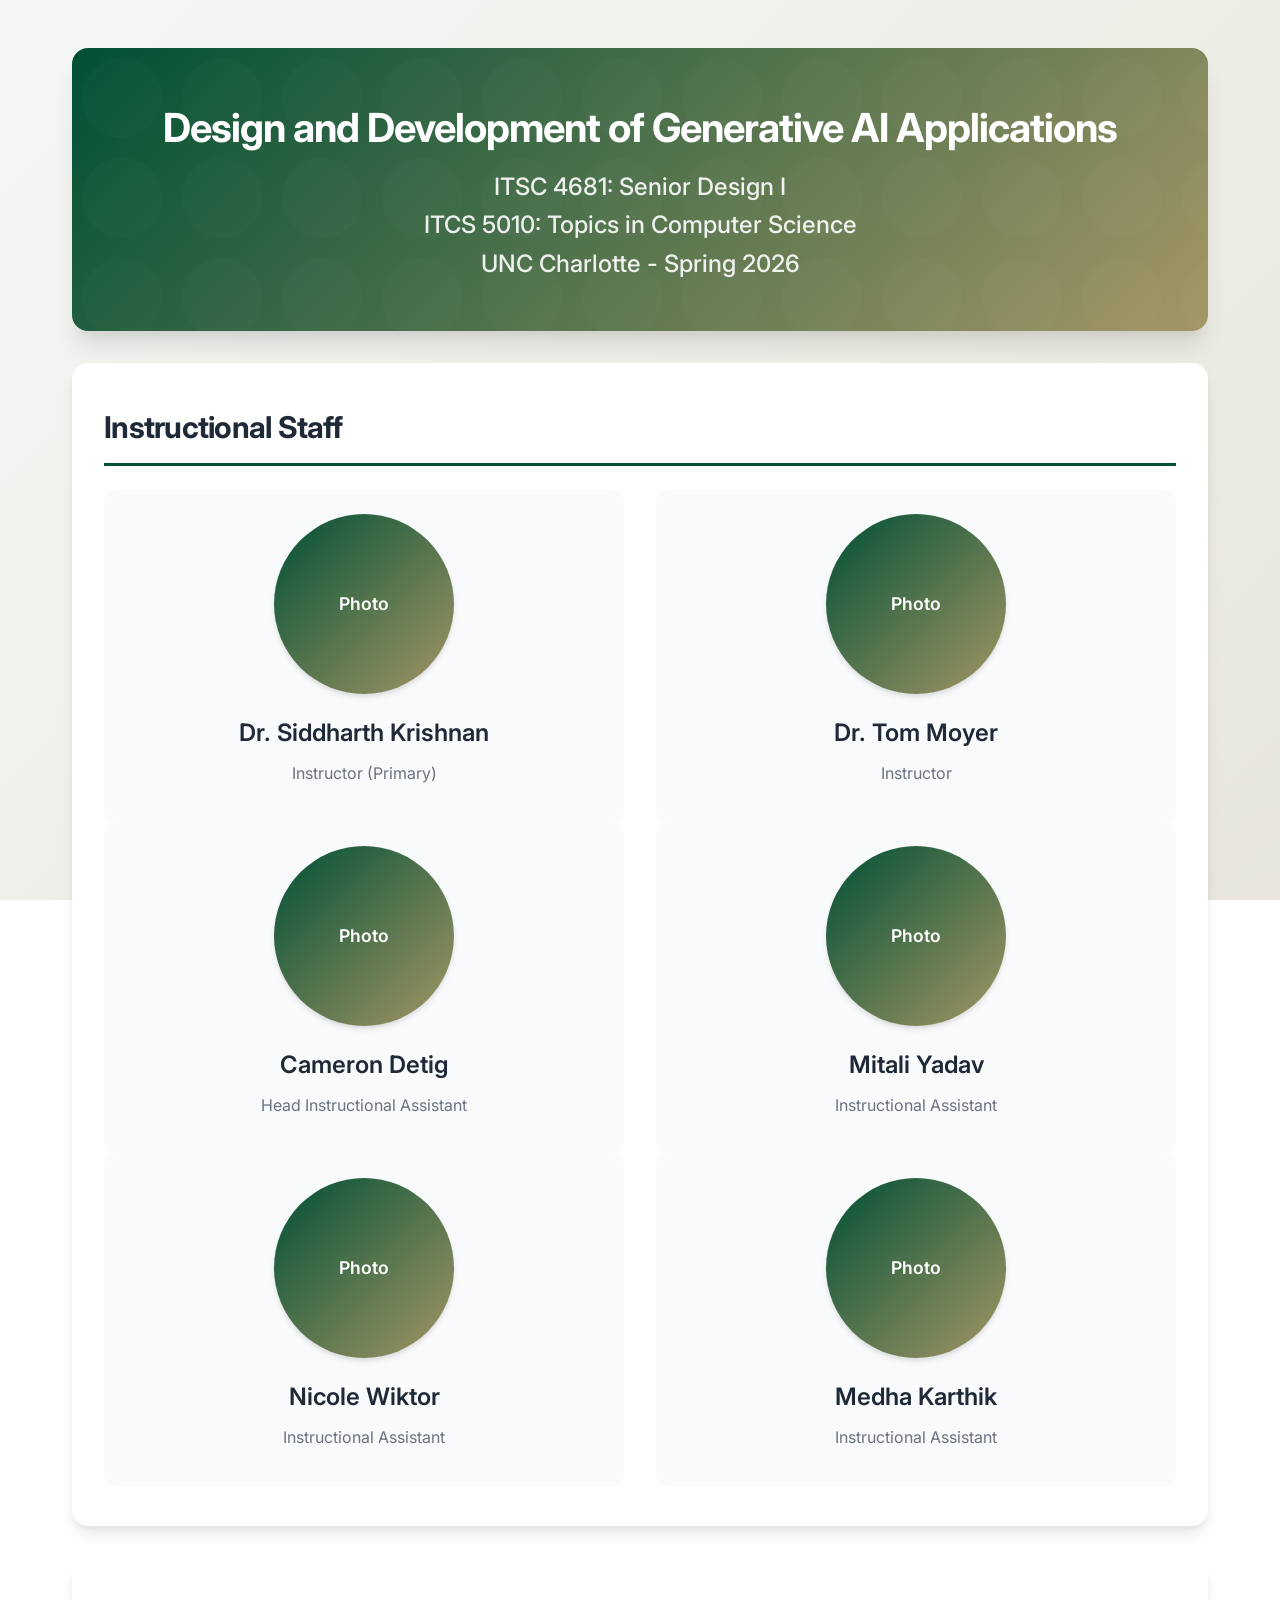
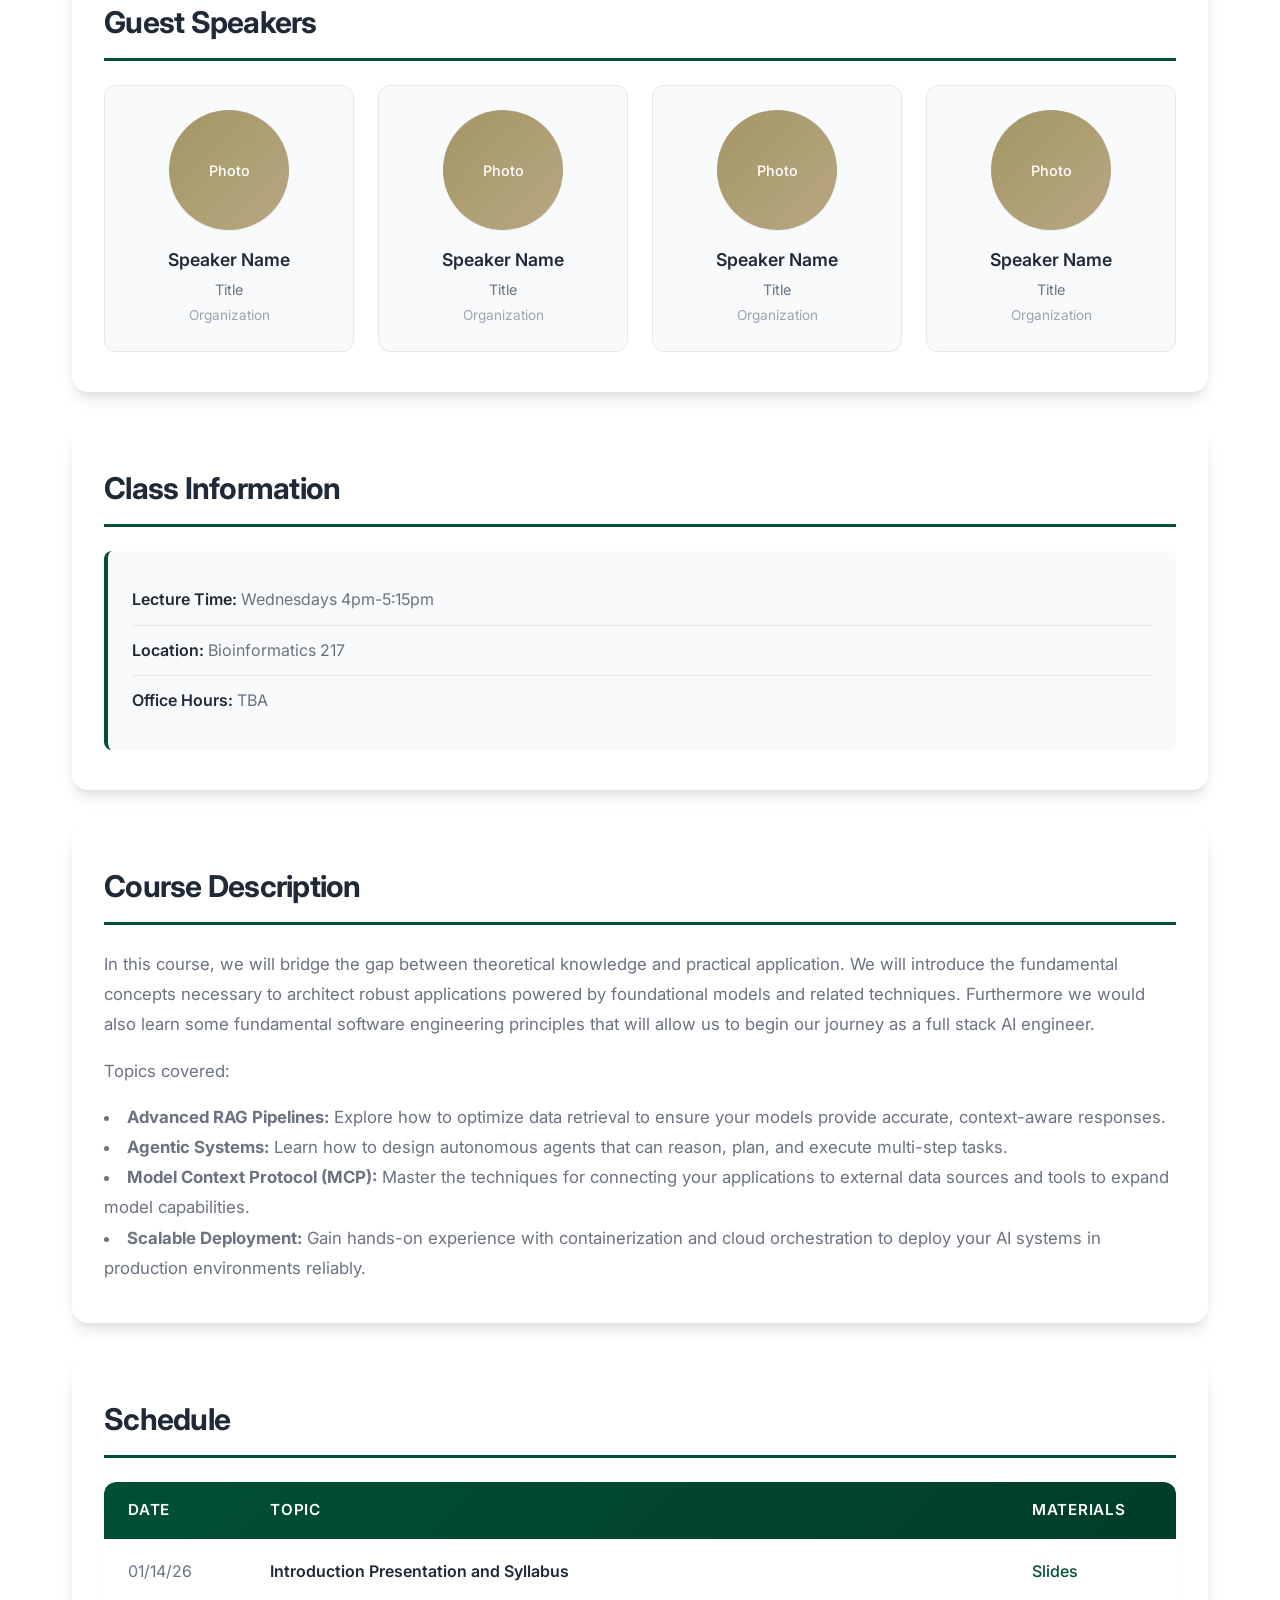
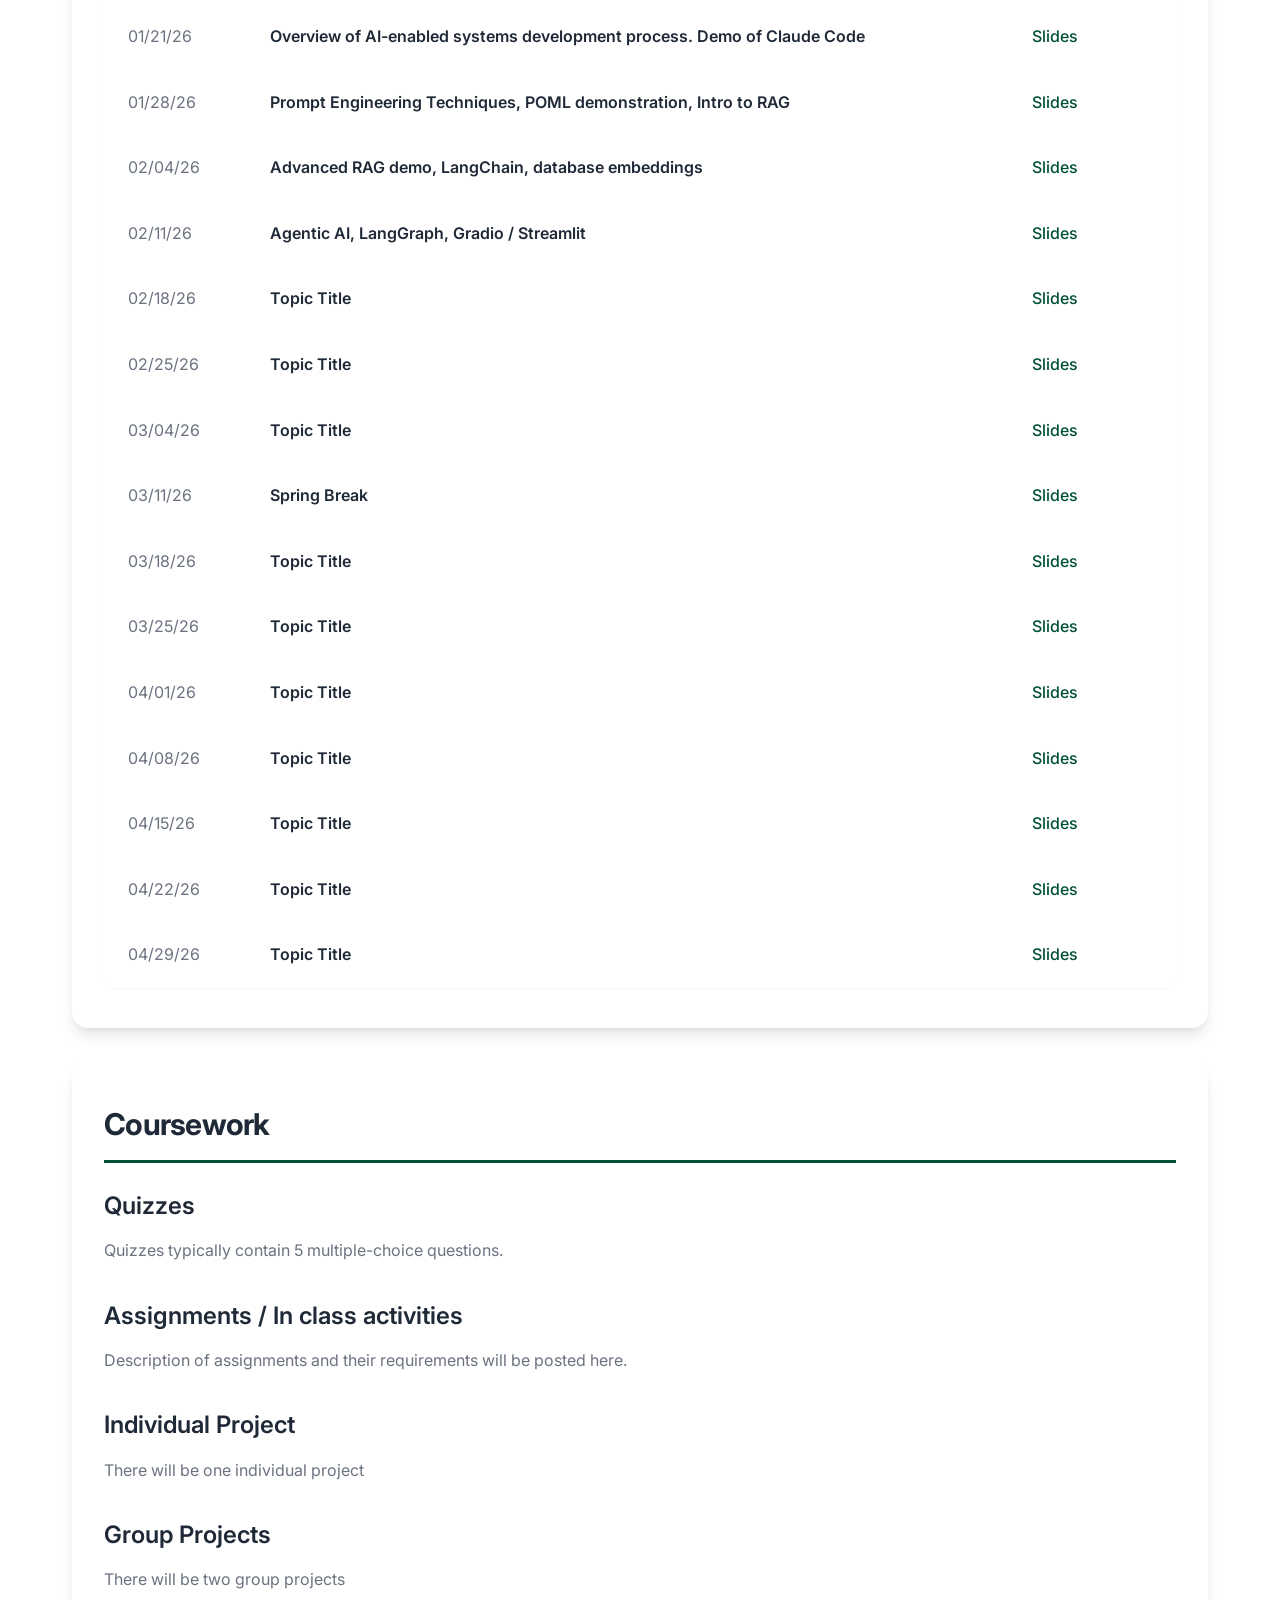
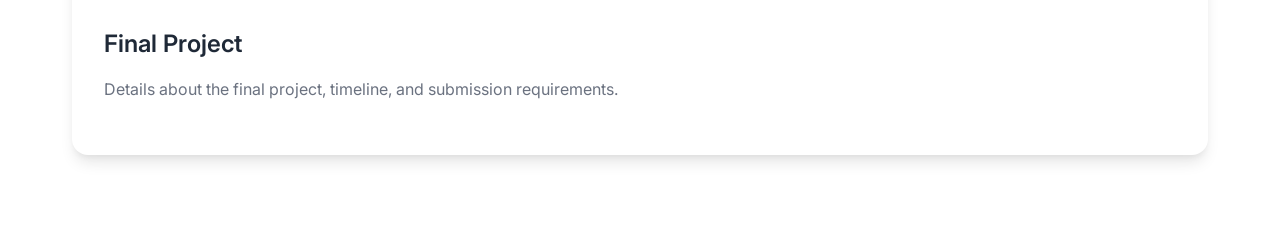
<file: docs/index.html>
<!DOCTYPE html>
<html lang="en">
<head>
    <meta charset="UTF-8">
    <meta name="viewport" content="width=device-width, initial-scale=1.0">
    <title>Design and Development of Generative AI Applications</title>
    <link rel="stylesheet" href="styles.css">
    <link rel="preconnect" href="https://fonts.googleapis.com">
    <link rel="preconnect" href="https://fonts.gstatic.com" crossorigin>
    <link href="https://fonts.googleapis.com/css2?family=Inter:wght@300;400;500;600;700&display=swap" rel="stylesheet">
</head>
<body>
    <div class="container">
        <!-- Header Section -->
        <header class="header">
            <div class="header-content">
                <h1 class="course-title">Design and Development of Generative AI Applications</h1>
                <p class="semester">ITSC 4681: Senior Design I</p>
                <p class="semester">ITCS 5010: Topics in Computer Science</p>
                <p class="semester">UNC Charlotte  -  Spring 2026</p>
            </div>
        </header>

        <!-- Course Staff Section -->
        <section class="section">
            <h2 class="section-title">Instructional Staff</h2>

            <div class="staff-grid">
                <div class="staff-card">
                    <div class="staff-image-placeholder">
                        <span>Photo</span>
                    </div>
                    <h3 class="staff-name">Dr. Siddharth Krishnan</h3>
                    <p class="staff-title">Instructor (Primary)</p>
                </div>
                <div class="staff-card">
                    <div class="staff-image-placeholder">
                        <span>Photo</span>
                    </div>
                    <h3 class="staff-name">Dr. Tom Moyer</h3>
                    <p class="staff-title">Instructor</p>
                </div>
            </div>

            <div class="staff-grid">
                <div class="staff-card">
                    <div class="staff-image-placeholder">
                        <span>Photo</span>
                    </div>
                    <h3 class="staff-name">Cameron Detig</h3>
                    <p class="staff-title">Head Instructional Assistant</p>
                </div>
                <div class="staff-card">
                    <div class="staff-image-placeholder">
                        <span>Photo</span>
                    </div>
                    <h3 class="staff-name">Mitali Yadav</h3>
                    <p class="staff-title">Instructional Assistant</p>
                </div>
            </div>

            <div class="staff-grid">
                <div class="staff-card">
                    <div class="staff-image-placeholder">
                        <span>Photo</span>
                    </div>
                    <h3 class="staff-name">Nicole Wiktor</h3>
                    <p class="staff-title">Instructional Assistant</p>
                </div>
                <div class="staff-card">
                    <div class="staff-image-placeholder">
                        <span>Photo</span>
                    </div>
                    <h3 class="staff-name">Medha Karthik</h3>
                    <p class="staff-title">Instructional Assistant</p>
                </div>
            </div>

        </section>

        <!-- Guest Speakers Section -->
        <section class="section">
            <h2 class="section-title">Guest Speakers</h2>
            <div class="speakers-grid">
                <div class="speaker-card">
                    <div class="speaker-image-placeholder">
                        <span>Photo</span>
                    </div>
                    <h4 class="speaker-name">Speaker Name</h4>
                    <p class="speaker-title">Title</p>
                    <p class="speaker-org">Organization</p>
                </div>
                <div class="speaker-card">
                    <div class="speaker-image-placeholder">
                        <span>Photo</span>
                    </div>
                    <h4 class="speaker-name">Speaker Name</h4>
                    <p class="speaker-title">Title</p>
                    <p class="speaker-org">Organization</p>
                </div>
                <div class="speaker-card">
                    <div class="speaker-image-placeholder">
                        <span>Photo</span>
                    </div>
                    <h4 class="speaker-name">Speaker Name</h4>
                    <p class="speaker-title">Title</p>
                    <p class="speaker-org">Organization</p>
                </div>
                <div class="speaker-card">
                    <div class="speaker-image-placeholder">
                        <span>Photo</span>
                    </div>
                    <h4 class="speaker-name">Speaker Name</h4>
                    <p class="speaker-title">Title</p>
                    <p class="speaker-org">Organization</p>
                </div>
            </div>
        </section>

        <!-- Class Info Section -->
        <section class="section">
            <h2 class="section-title">Class Information</h2>
            <div class="class-info">
                <div class="info-item">
                    <strong>Lecture Time:</strong> Wednesdays 4pm-5:15pm 
                </div>
                <div class="info-item">
                    <strong>Location:</strong> Bioinformatics 217
                </div>
                <div class="info-item">
                    <strong>Office Hours:</strong> TBA
                </div>
            </div>
        </section>

        <!-- Course Description -->
        <section class="section">
            <h2 class="section-title">Course Description</h2>
            <div class="description-content">
                <p>In this course, we will bridge the gap between theoretical knowledge and practical application. We will introduce the fundamental concepts necessary to architect robust applications powered by foundational models and related techniques. Furthermore we would also learn some fundamental software engineering principles that will allow us to begin our journey as a full stack AI engineer.</p>
                <p>Topics covered:</p>
                <li><b>Advanced RAG Pipelines:</b> Explore how to optimize data retrieval to ensure your models provide accurate, context-aware responses.</li>
                <li><b>Agentic Systems:</b> Learn how to design autonomous agents that can reason, plan, and execute multi-step tasks.</li>
                <li><b>Model Context Protocol (MCP):</b> Master the techniques for connecting your applications to external data sources and tools to expand model capabilities.</li>
                <li><b>Scalable Deployment:</b> Gain hands-on experience with containerization and cloud orchestration to deploy your AI systems in production environments reliably.</li>
            </div>
        </section>

        <!-- Schedule Section -->
        <section class="section">
            <h2 class="section-title">Schedule</h2>
            <div class="table-container">
                <table class="schedule-table">
                    <thead>
                        <tr>
                            <th>Date</th>
                            <th>Topic</th>
                            <th>Materials</th>
                        </tr>
                    </thead>
                    <tbody>
                        <tr>
                            <td>01/14/26</td>
                            <td><strong>Introduction Presentation and Syllabus</strong></td>
                            <td>
                                <a href="#" class="material-link">Slides</a>
                            </td>
                        </tr>
                        <tr>
                            <td>01/21/26</td>
                            <td><strong>Overview of AI-enabled systems development process. Demo of Claude Code</strong></td>
                            <td>
                                <a href="#" class="material-link">Slides</a>
                            </td>
                        </tr>
                        <tr>
                            <td>01/28/26</td>
                            <td><strong>Prompt Engineering Techniques, POML demonstration, Intro to RAG</strong></td>
                            <td>
                                <a href="#" class="material-link">Slides</a> 
                            </td>
                        </tr>
                        <tr>
                            <td>02/04/26</td>
                            <td><strong>Advanced RAG demo, LangChain, database embeddings</strong></td>
                            <td>
                                <a href="#" class="material-link">Slides</a>
                            </td>
                        </tr>
                        <tr>
                            <td>02/11/26</td>
                            <td><strong>Agentic AI, LangGraph, Gradio / Streamlit</strong></td>
                            <td>
                                <a href="#" class="material-link">Slides</a>
                            </td>
                        </tr>
                        <tr>
                            <td>02/18/26</td>
                            <td><strong>Topic Title</strong></td>
                            <td>
                                <a href="#" class="material-link">Slides</a>
                            </td>
                        </tr>
                        <tr>
                            <td>02/25/26</td>
                            <td><strong>Topic Title</strong></td>
                            <td>
                                <a href="#" class="material-link">Slides</a>
                            </td>
                        </tr>
                        <tr>
                            <td>03/04/26</td>
                            <td><strong>Topic Title</strong></td>
                            <td>
                                <a href="#" class="material-link">Slides</a>
                            </td>
                        </tr>
                        <tr>
                            <td>03/11/26</td>
                            <td><strong>Spring Break</strong></td>
                            <td>
                                <a href="#" class="material-link">Slides</a>
                            </td>
                        </tr>
                        <tr>
                            <td>03/18/26</td>
                            <td><strong>Topic Title</strong></td>
                            <td>
                                <a href="#" class="material-link">Slides</a>
                            </td>
                        </tr>
                        <tr>
                            <td>03/25/26</td>
                            <td><strong>Topic Title</strong></td>
                            <td>
                                <a href="#" class="material-link">Slides</a>
                            </td>
                        </tr>
                        <tr>
                            <td>04/01/26</td>
                            <td><strong>Topic Title</strong></td>
                            <td>
                                <a href="#" class="material-link">Slides</a>
                            </td>
                        </tr>
                        <tr>
                            <td>04/08/26</td>
                            <td><strong>Topic Title</strong></td>
                            <td>
                                <a href="#" class="material-link">Slides</a>
                            </td>
                        </tr>
                        <tr>
                            <td>04/15/26</td>
                            <td><strong>Topic Title</strong></td>
                            <td>
                                <a href="#" class="material-link">Slides</a>
                            </td>
                        </tr>
                        <tr>
                            <td>04/22/26</td>
                            <td><strong>Topic Title</strong></td>
                            <td>
                                <a href="#" class="material-link">Slides</a>
                            </td>
                        </tr>
                        <tr>
                            <td>04/29/26</td>
                            <td><strong>Topic Title</strong></td>
                            <td>
                                <a href="#" class="material-link">Slides</a>
                            </td>
                        </tr>
                    </tbody>
                </table>
            </div>
        </section>

        <!-- Coursework Section -->
        <section class="section">
            <h2 class="section-title">Coursework</h2>
            
            <div class="coursework-item">
                <h3>Quizzes</h3>
                <p>Quizzes typically contain 5 multiple-choice questions.</p>
            </div>

            <div class="coursework-item">
                <h3>Assignments / In class activities</h3>
                <p>Description of assignments and their requirements will be posted here.</p>
            </div>

            <div class="coursework-item">
                <h3>Individual Project</h3>
                <p>There will be one individual project</p>
            </div>

            <div class="coursework-item">
                <h3>Group Projects</h3>
                <p>There will be two group projects</p>
            </div>

            <div class="coursework-item">
                <h3>Final Project</h3>
                <p>Details about the final project, timeline, and submission requirements.</p>
            </div>
        </section>

    </div>
</body>
</html>
</file>
<file: docs/styles.css>
/* ===================================
   CSS Variables for Easy Customization
   =================================== */
:root {
    --primary-color: #005035;
    --primary-dark: #003d28;
    --secondary-color: #A49665;
    --accent-color: #B8A782;
    --text-primary: #1f2937;
    --text-secondary: #6b7280;
    --text-light: #9ca3af;
    --bg-primary: #ffffff;
    --bg-secondary: #f9fafb;
    --bg-accent: #f3f4f6;
    --border-color: #e5e7eb;
    --shadow-sm: 0 1px 2px 0 rgba(0, 0, 0, 0.05);
    --shadow-md: 0 4px 6px -1px rgba(0, 0, 0, 0.1), 0 2px 4px -1px rgba(0, 0, 0, 0.06);
    --shadow-lg: 0 10px 15px -3px rgba(0, 0, 0, 0.1), 0 4px 6px -2px rgba(0, 0, 0, 0.05);
    --shadow-xl: 0 20px 25px -5px rgba(0, 0, 0, 0.1), 0 10px 10px -5px rgba(0, 0, 0, 0.04);
    --radius-sm: 0.375rem;
    --radius-md: 0.5rem;
    --radius-lg: 0.75rem;
    --radius-xl: 1rem;
}

/* ===================================
   Global Styles
   =================================== */
* {
    margin: 0;
    padding: 0;
    box-sizing: border-box;
}

body {
    font-family: 'Inter', -apple-system, BlinkMacSystemFont, 'Segoe UI', Roboto, Oxygen, Ubuntu, Cantarell, sans-serif;
    line-height: 1.6;
    color: var(--text-primary);
    background: linear-gradient(135deg, #f5f7f5 0%, #e8e6dc 100%);
    background-attachment: fixed;
    -webkit-font-smoothing: antialiased;
    -moz-osx-font-smoothing: grayscale;
}

/* ===================================
   Container
   =================================== */
.container {
    max-width: 1200px;
    margin: 0 auto;
    padding: 2rem 1rem;
}

@media (min-width: 768px) {
    .container {
        padding: 3rem 2rem;
    }
}

/* ===================================
   Header
   =================================== */
.header {
    background: linear-gradient(135deg, var(--primary-color) 0%, var(--secondary-color) 100%);
    border-radius: var(--radius-xl);
    padding: 3rem 2rem;
    margin-bottom: 2rem;
    box-shadow: var(--shadow-xl);
    text-align: center;
    position: relative;
    overflow: hidden;
}

.header::before {
    content: '';
    position: absolute;
    top: 0;
    left: 0;
    right: 0;
    bottom: 0;
    background: url('data:image/svg+xml,<svg width="100" height="100" xmlns="http://www.w3.org/2000/svg"><circle cx="50" cy="50" r="40" fill="rgba(255,255,255,0.05)"/></svg>');
    opacity: 0.3;
}

.header-content {
    position: relative;
    z-index: 1;
}

.course-title {
    font-size: 2rem;
    font-weight: 700;
    color: white;
    margin-bottom: 0.5rem;
    letter-spacing: -0.025em;
}

.semester {
    font-size: 1.25rem;
    color: rgba(255, 255, 255, 0.9);
    font-weight: 500;
}

@media (min-width: 768px) {
    .course-title {
        font-size: 2.5rem;
    }
    
    .semester {
        font-size: 1.5rem;
    }
}

/* ===================================
   Announcement Banner
   =================================== */
.announcement {
    background: linear-gradient(135deg, #fef3c7 0%, #fde68a 100%);
    border: 2px solid #f59e0b;
    border-radius: var(--radius-lg);
    padding: 1.25rem 1.5rem;
    margin-bottom: 2rem;
    display: flex;
    align-items: center;
    gap: 1rem;
    box-shadow: var(--shadow-md);
}

.announcement-icon {
    font-size: 1.5rem;
    flex-shrink: 0;
}

.announcement-content {
    color: #92400e;
    font-size: 0.95rem;
}

.announcement-content strong {
    font-weight: 600;
}

/* ===================================
   Sections
   =================================== */
.section {
    background: var(--bg-primary);
    border-radius: var(--radius-xl);
    padding: 2.5rem 2rem;
    margin-bottom: 2rem;
    box-shadow: var(--shadow-lg);
    transition: transform 0.3s ease, box-shadow 0.3s ease;
}

.section:hover {
    transform: translateY(-2px);
    box-shadow: var(--shadow-xl);
}

.section-title {
    font-size: 1.875rem;
    font-weight: 700;
    color: var(--text-primary);
    margin-bottom: 1.5rem;
    padding-bottom: 0.75rem;
    border-bottom: 3px solid var(--primary-color);
    letter-spacing: -0.025em;
}

/* ===================================
   Info Cards
   =================================== */
.info-cards {
    display: grid;
    grid-template-columns: 1fr;
    gap: 1.5rem;
}

@media (min-width: 768px) {
    .info-cards {
        grid-template-columns: repeat(3, 1fr);
    }
}

.info-card {
    background: var(--bg-secondary);
    border: 2px solid var(--border-color);
    border-radius: var(--radius-lg);
    padding: 2rem 1.5rem;
    text-align: center;
    transition: all 0.3s ease;
}

.info-card:hover {
    border-color: var(--primary-color);
    transform: translateY(-4px);
    box-shadow: var(--shadow-md);
}

.card-icon {
    font-size: 2.5rem;
    margin-bottom: 1rem;
}

.info-card h3 {
    font-size: 1.25rem;
    font-weight: 600;
    color: var(--text-primary);
    margin-bottom: 0.5rem;
}

.info-card p {
    color: var(--text-secondary);
    font-size: 0.95rem;
    margin-bottom: 1rem;
}

.card-link {
    display: inline-block;
    color: var(--primary-color);
    text-decoration: none;
    font-weight: 600;
    font-size: 0.95rem;
    transition: color 0.2s ease;
}

.card-link:hover {
    color: var(--primary-dark);
}

/* ===================================
   Staff Grid
   =================================== */
.staff-grid {
    display: grid;
    grid-template-columns: 1fr;
    gap: 2rem;
}

@media (min-width: 768px) {
    .staff-grid {
        grid-template-columns: repeat(2, 1fr);
    }
}

.staff-card {
    text-align: center;
    padding: 1.5rem;
    background: var(--bg-secondary);
    border-radius: var(--radius-lg);
    transition: all 0.3s ease;
}

.staff-card:hover {
    background: var(--bg-accent);
    transform: translateY(-4px);
}

.staff-image-placeholder {
    width: 180px;
    height: 180px;
    border-radius: 50%;
    background: linear-gradient(135deg, var(--primary-color) 0%, var(--secondary-color) 100%);
    margin: 0 auto 1.25rem;
    display: flex;
    align-items: center;
    justify-content: center;
    color: white;
    font-weight: 600;
    font-size: 1.1rem;
    box-shadow: var(--shadow-md);
}

.staff-name {
    font-size: 1.5rem;
    font-weight: 600;
    color: var(--text-primary);
    margin-bottom: 0.5rem;
}

.staff-title {
    color: var(--text-secondary);
    font-size: 1rem;
    margin-bottom: 0.75rem;
}

.staff-link {
    color: var(--primary-color);
    text-decoration: none;
    font-weight: 500;
    transition: color 0.2s ease;
}

.staff-link:hover {
    color: var(--primary-dark);
    text-decoration: underline;
}

/* ===================================
   Speakers Grid
   =================================== */
.speakers-grid {
    display: grid;
    grid-template-columns: 1fr;
    gap: 1.5rem;
}

@media (min-width: 640px) {
    .speakers-grid {
        grid-template-columns: repeat(2, 1fr);
    }
}

@media (min-width: 1024px) {
    .speakers-grid {
        grid-template-columns: repeat(4, 1fr);
    }
}

.speaker-card {
    text-align: center;
    padding: 1.5rem 1rem;
    background: var(--bg-secondary);
    border-radius: var(--radius-lg);
    transition: all 0.3s ease;
    border: 1px solid var(--border-color);
}

.speaker-card:hover {
    border-color: var(--primary-color);
    transform: translateY(-4px);
    box-shadow: var(--shadow-md);
}

.speaker-image-placeholder {
    width: 120px;
    height: 120px;
    border-radius: 50%;
    background: linear-gradient(135deg, var(--secondary-color) 0%, var(--accent-color) 100%);
    margin: 0 auto 1rem;
    display: flex;
    align-items: center;
    justify-content: center;
    color: white;
    font-weight: 500;
    font-size: 0.9rem;
    box-shadow: var(--shadow-sm);
}

.speaker-name {
    font-size: 1.1rem;
    font-weight: 600;
    color: var(--text-primary);
    margin-bottom: 0.25rem;
}

.speaker-title {
    color: var(--text-secondary);
    font-size: 0.9rem;
    margin-bottom: 0.25rem;
}

.speaker-org {
    color: var(--text-light);
    font-size: 0.85rem;
}

/* ===================================
   Class Info
   =================================== */
.class-info {
    background: var(--bg-secondary);
    border-radius: var(--radius-md);
    padding: 1.5rem;
    border-left: 4px solid var(--primary-color);
}

.info-item {
    padding: 0.75rem 0;
    border-bottom: 1px solid var(--border-color);
    color: var(--text-secondary);
}

.info-item:last-child {
    border-bottom: none;
}

.info-item strong {
    color: var(--text-primary);
    font-weight: 600;
}

/* ===================================
   Description
   =================================== */
.description-content {
    color: var(--text-secondary);
    font-size: 1.05rem;
    line-height: 1.8;
}

.description-content p {
    margin-bottom: 1rem;
}

.description-content p:last-child {
    margin-bottom: 0;
}

/* ===================================
   Table
   =================================== */
.table-container {
    overflow-x: auto;
    border-radius: var(--radius-lg);
    box-shadow: var(--shadow-sm);
}

.schedule-table {
    width: 100%;
    border-collapse: separate;
    border-spacing: 0;
    background: white;
}

.schedule-table thead {
    background: linear-gradient(135deg, var(--primary-color) 0%, var(--primary-dark) 100%);
    color: white;
}

.schedule-table th {
    padding: 1rem 1.5rem;
    text-align: left;
    font-weight: 600;
    font-size: 0.95rem;
    text-transform: uppercase;
    letter-spacing: 0.05em;
}

.schedule-table th:first-child {
    border-top-left-radius: var(--radius-lg);
}

.schedule-table th:last-child {
    border-top-right-radius: var(--radius-lg);
}

.schedule-table tbody tr {
    border-bottom: 1px solid var(--border-color);
    transition: background-color 0.2s ease;
}

.schedule-table tbody tr:hover {
    background-color: var(--bg-secondary);
}

.schedule-table tbody tr:last-child {
    border-bottom: none;
}

.schedule-table td {
    padding: 1.25rem 1.5rem;
    color: var(--text-secondary);
}

.schedule-table td strong {
    color: var(--text-primary);
    font-weight: 600;
}

.material-link {
    color: var(--primary-color);
    text-decoration: none;
    font-weight: 500;
    transition: color 0.2s ease;
}

.material-link:hover {
    color: var(--primary-dark);
    text-decoration: underline;
}

/* ===================================
   Coursework
   =================================== */
.coursework-item {
    margin-bottom: 2rem;
}

.coursework-item:last-child {
    margin-bottom: 0;
}

.coursework-item h3 {
    font-size: 1.5rem;
    font-weight: 600;
    color: var(--text-primary);
    margin-bottom: 0.75rem;
}

.coursework-item p {
    color: var(--text-secondary);
    margin-bottom: 0.75rem;
    line-height: 1.7;
}

.coursework-item ul {
    list-style: none;
    margin-left: 0;
    padding-left: 0;
}

.coursework-item li {
    color: var(--text-secondary);
    padding: 0.5rem 0 0.5rem 1.75rem;
    position: relative;
}

.coursework-item li::before {
    content: '→';
    position: absolute;
    left: 0;
    color: var(--primary-color);
    font-weight: 600;
}

/* ===================================
   Certificate Section
   =================================== */
.certificate-intro {
    color: var(--text-secondary);
    font-size: 1.05rem;
    margin-bottom: 2rem;
}

.tiers-container {
    display: grid;
    grid-template-columns: 1fr;
    gap: 1.5rem;
    margin-bottom: 3rem;
}

@media (min-width: 768px) {
    .tiers-container {
        grid-template-columns: repeat(3, 1fr);
    }
}

.tier-card {
    background: var(--bg-secondary);
    border: 2px solid var(--border-color);
    border-radius: var(--radius-lg);
    padding: 2rem 1.5rem;
    text-align: center;
    transition: all 0.3s ease;
}

.tier-card:hover {
    transform: translateY(-4px);
    box-shadow: var(--shadow-md);
}

.tier-card:nth-child(1):hover {
    border-color: #cd7f32;
}

.tier-card:nth-child(2):hover {
    border-color: #c0c0c0;
}

.tier-card:nth-child(3):hover {
    border-color: #ffd700;
}

.tier-badge {
    font-size: 3rem;
    margin-bottom: 1rem;
}

.tier-card h3 {
    font-size: 1.5rem;
    font-weight: 600;
    color: var(--text-primary);
    margin-bottom: 1.25rem;
}

.tier-card ul {
    list-style: none;
    text-align: left;
    padding: 0;
}

.tier-card li {
    color: var(--text-secondary);
    padding: 0.5rem 0 0.5rem 1.75rem;
    position: relative;
}

.tier-card li::before {
    content: '✓';
    position: absolute;
    left: 0;
    color: var(--primary-color);
    font-weight: 700;
}

/* ===================================
   Certificate Steps
   =================================== */
.certificate-steps {
    background: var(--bg-secondary);
    border-radius: var(--radius-lg);
    padding: 2rem;
}

.certificate-steps h3 {
    font-size: 1.5rem;
    font-weight: 600;
    color: var(--text-primary);
    margin-bottom: 1.5rem;
    text-align: center;
}

.steps-grid {
    display: grid;
    grid-template-columns: 1fr;
    gap: 1.5rem;
}

@media (min-width: 768px) {
    .steps-grid {
        grid-template-columns: repeat(3, 1fr);
    }
}

.step {
    text-align: center;
    padding: 1.5rem;
}

.step-number {
    width: 60px;
    height: 60px;
    background: linear-gradient(135deg, var(--primary-color) 0%, var(--secondary-color) 100%);
    color: white;
    border-radius: 50%;
    display: flex;
    align-items: center;
    justify-content: center;
    font-size: 1.75rem;
    font-weight: 700;
    margin: 0 auto 1rem;
    box-shadow: var(--shadow-md);
}

.step h4 {
    font-size: 1.25rem;
    font-weight: 600;
    color: var(--text-primary);
    margin-bottom: 0.5rem;
}

.step p {
    color: var(--text-secondary);
    font-size: 0.95rem;
    line-height: 1.6;
}

/* ===================================
   Footer
   =================================== */
.footer {
    text-align: center;
    padding: 2rem 1rem;
    margin-top: 3rem;
    color: var(--text-secondary);
}

.footer p {
    margin-bottom: 0.5rem;
}

.footer a {
    color: var(--primary-color);
    text-decoration: none;
    font-weight: 500;
    transition: color 0.2s ease;
}

.footer a:hover {
    color: var(--primary-dark);
    text-decoration: underline;
}

.footer-note {
    font-size: 0.875rem;
    color: var(--text-light);
}

/* ===================================
   Responsive Utilities
   =================================== */
@media (max-width: 767px) {
    .section {
        padding: 1.75rem 1.25rem;
    }
    
    .section-title {
        font-size: 1.5rem;
    }
    
    .table-container {
        margin: -1rem;
        width: calc(100% + 2rem);
    }
    
    .schedule-table th,
    .schedule-table td {
        padding: 0.75rem 1rem;
        font-size: 0.9rem;
    }
}

/* ===================================
   Smooth Scrolling
   =================================== */
html {
    scroll-behavior: smooth;
}
</file>
